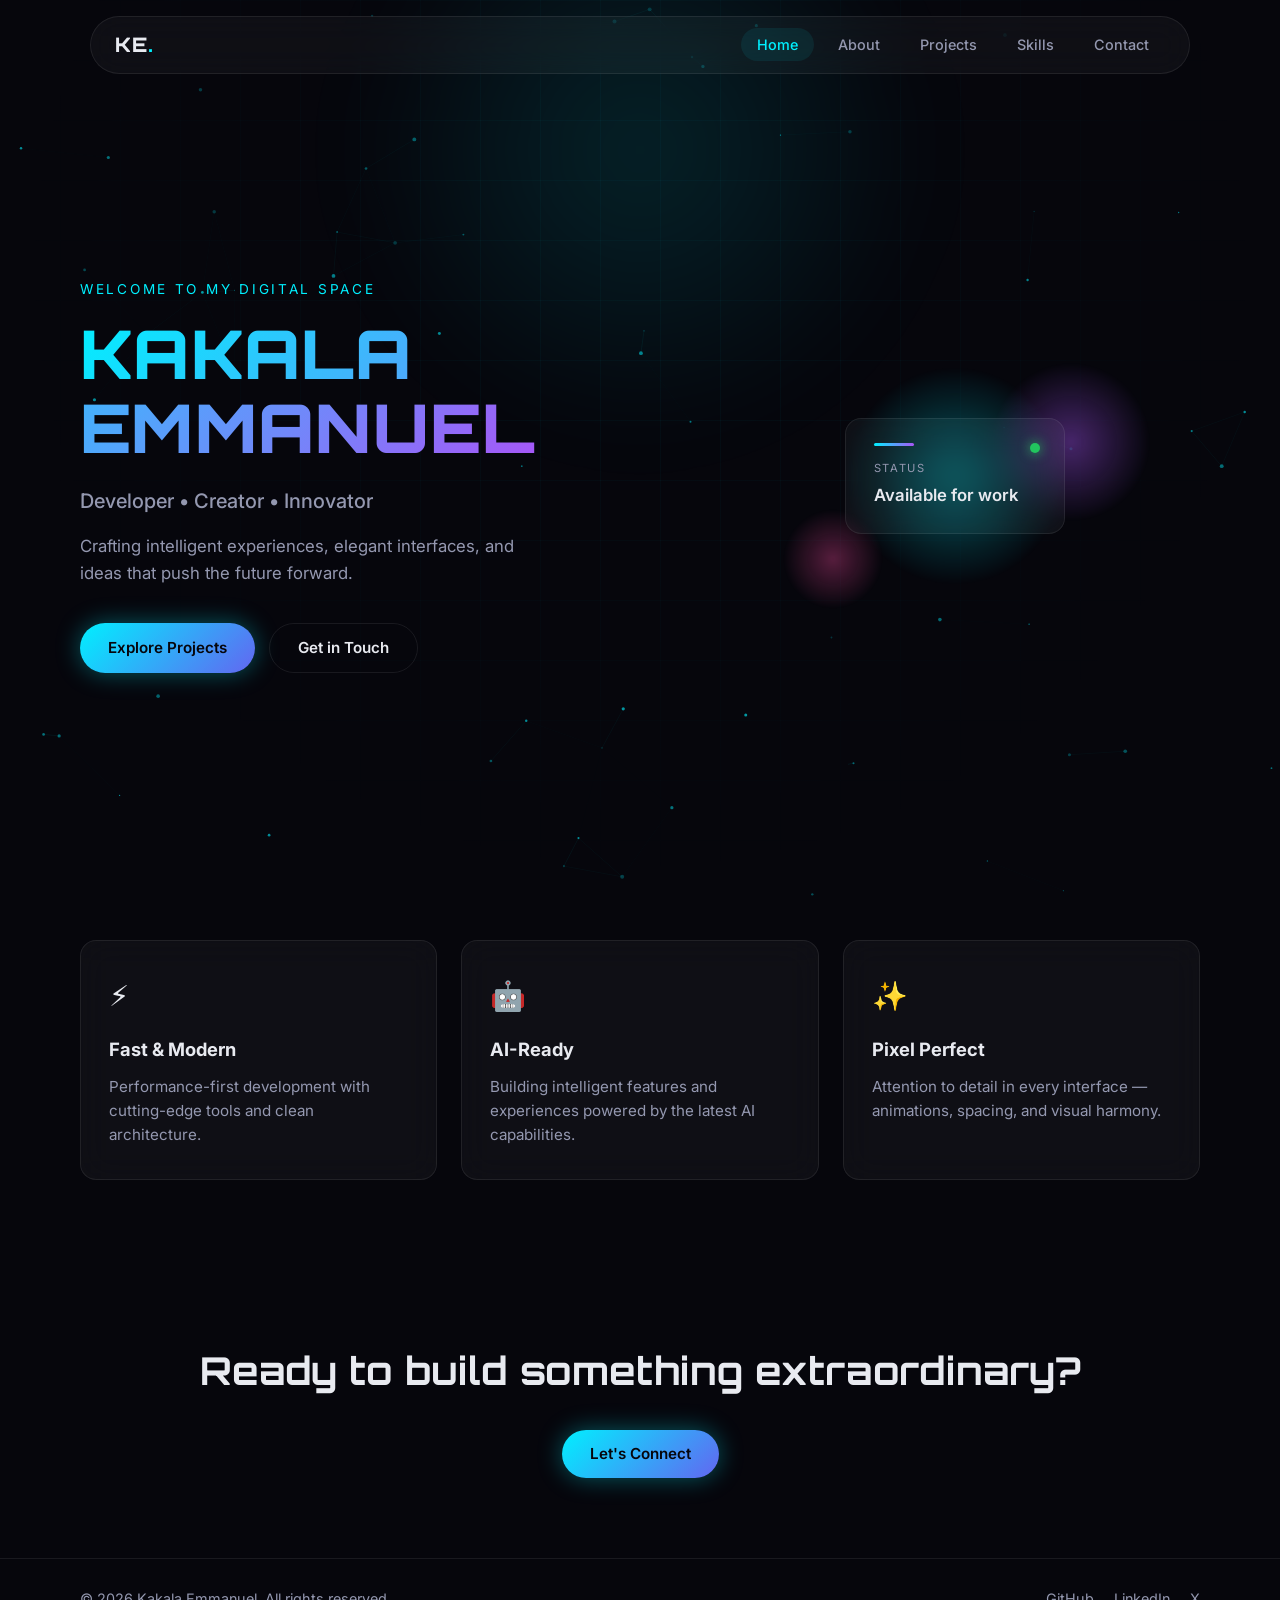
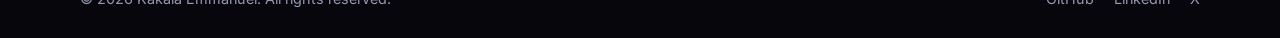
<file: index.html>
<!DOCTYPE html>
<html lang="en">
<head>
  <meta charset="UTF-8" />
  <meta name="viewport" content="width=device-width, initial-scale=1.0" />
  <title>KAKALA EMMANUEL | Home</title>
  <meta name="description" content="Official personal website of Kakala Emmanuel — Developer, Creator, Innovator." />
  <link rel="preconnect" href="https://fonts.googleapis.com" />
  <link rel="preconnect" href="https://fonts.gstatic.com" crossorigin />
  <link href="https://fonts.googleapis.com/css2?family=Inter:wght@300;400;500;600;700;800;900&family=Orbitron:wght@500;600;700;800;900&display=swap" rel="stylesheet" />
  <link rel="stylesheet" href="css/style.css" />
</head>
<body>
  <!-- Animated background -->
  <div class="bg-grid"></div>
  <div class="bg-glow"></div>
  <canvas id="particles"></canvas>

  <!-- Navigation -->
  <header class="nav-wrapper">
    <nav class="nav glass">
      <a href="index.html" class="logo">KE<span class="dot">.</span></a>
      <ul class="nav-links">
        <li><a href="index.html" class="active">Home</a></li>
        <li><a href="about.html">About</a></li>
        <li><a href="projects.html">Projects</a></li>
        <li><a href="skills.html">Skills</a></li>
        <li><a href="contact.html">Contact</a></li>
      </ul>
      <button class="nav-toggle" aria-label="Toggle menu">
        <span></span><span></span><span></span>
      </button>
    </nav>
  </header>

  <main>
    <!-- Hero -->
    <section class="hero">
      <div class="hero-content">
        <p class="hero-tag reveal">Welcome to my digital space</p>
        <h1 class="hero-title">
          <span class="gradient-text" data-text="KAKALA EMMANUEL">KAKALA EMMANUEL</span>
        </h1>
        <p class="hero-subtitle reveal">
          Developer • Creator • Innovator
        </p>
        <p class="hero-desc reveal">
          Crafting intelligent experiences, elegant interfaces, and ideas that push the future forward.
        </p>
        <div class="hero-cta reveal">
          <a href="projects.html" class="btn btn-primary">Explore Projects</a>
          <a href="contact.html" class="btn btn-outline">Get in Touch</a>
        </div>
      </div>
      <div class="hero-visual">
        <div class="orb orb-1"></div>
        <div class="orb orb-2"></div>
        <div class="orb orb-3"></div>
        <div class="hero-card glass">
          <div class="card-line"></div>
          <span class="card-label">STATUS</span>
          <span class="card-value">Available for work</span>
          <div class="status-dot"></div>
        </div>
      </div>
    </section>

    <!-- Quick highlights -->
    <section class="highlights">
      <div class="container">
        <div class="highlight-grid">
          <div class="highlight-card glass reveal">
            <div class="icon-box">⚡</div>
            <h3>Fast & Modern</h3>
            <p>Performance-first development with cutting-edge tools and clean architecture.</p>
          </div>
          <div class="highlight-card glass reveal">
            <div class="icon-box">🤖</div>
            <h3>AI-Ready</h3>
            <p>Building intelligent features and experiences powered by the latest AI capabilities.</p>
          </div>
          <div class="highlight-card glass reveal">
            <div class="icon-box">✨</div>
            <h3>Pixel Perfect</h3>
            <p>Attention to detail in every interface — animations, spacing, and visual harmony.</p>
          </div>
        </div>
      </div>
    </section>

    <!-- CTA band -->
    <section class="cta-band">
      <div class="container">
        <h2 class="reveal">Ready to build something extraordinary?</h2>
        <a href="contact.html" class="btn btn-primary reveal">Let's Connect</a>
      </div>
    </section>
  </main>

  <footer class="footer">
    <div class="container footer-inner">
      <p>© 2026 Kakala Emmanuel. All rights reserved.</p>
      <div class="socials">
        <a href="https://github.com/kakalaemmanuel66-tech" target="_blank" rel="noopener" aria-label="GitHub">GitHub</a>
        <a href="#" aria-label="LinkedIn">LinkedIn</a>
        <a href="#" aria-label="X / Twitter">X</a>
      </div>
    </div>
  </footer>

  <script src="js/main.js"></script>
</body>
</html>
</file>
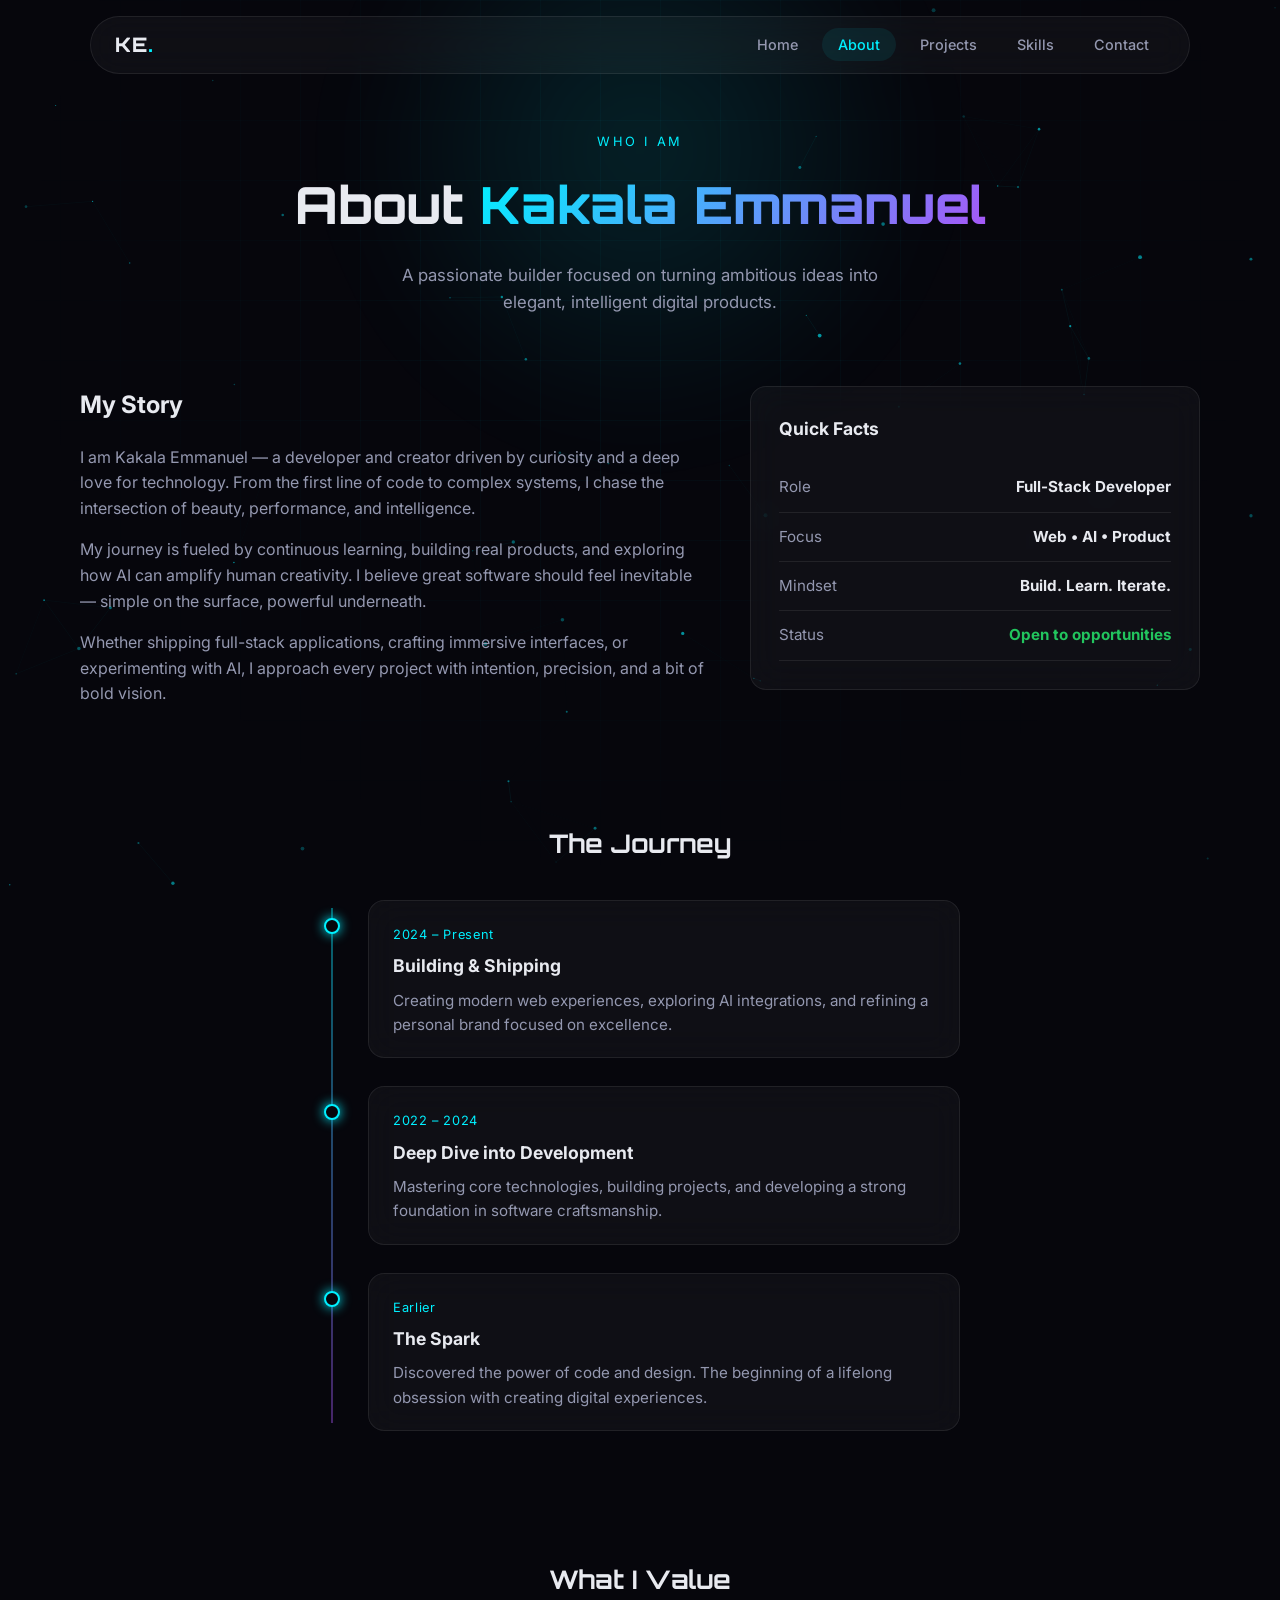
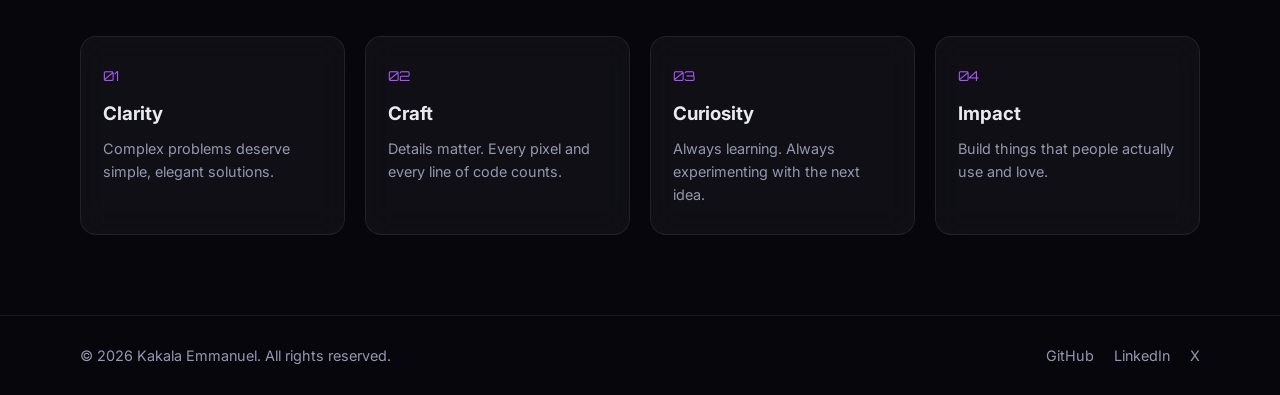
<file: about.html>
<!DOCTYPE html>
<html lang="en">
<head>
  <meta charset="UTF-8" />
  <meta name="viewport" content="width=device-width, initial-scale=1.0" />
  <title>About | KAKALA EMMANUEL</title>
  <link rel="preconnect" href="https://fonts.googleapis.com" />
  <link rel="preconnect" href="https://fonts.gstatic.com" crossorigin />
  <link href="https://fonts.googleapis.com/css2?family=Inter:wght@300;400;500;600;700;800;900&family=Orbitron:wght@500;600;700;800;900&display=swap" rel="stylesheet" />
  <link rel="stylesheet" href="css/style.css" />
</head>
<body>
  <div class="bg-grid"></div>
  <div class="bg-glow"></div>
  <canvas id="particles"></canvas>

  <header class="nav-wrapper">
    <nav class="nav glass">
      <a href="index.html" class="logo">KE<span class="dot">.</span></a>
      <ul class="nav-links">
        <li><a href="index.html">Home</a></li>
        <li><a href="about.html" class="active">About</a></li>
        <li><a href="projects.html">Projects</a></li>
        <li><a href="skills.html">Skills</a></li>
        <li><a href="contact.html">Contact</a></li>
      </ul>
      <button class="nav-toggle" aria-label="Toggle menu">
        <span></span><span></span><span></span>
      </button>
    </nav>
  </header>

  <main>
    <section class="page-hero">
      <div class="container">
        <p class="page-tag reveal">Who I Am</p>
        <h1 class="page-title reveal">About <span class="gradient-text">Kakala Emmanuel</span></h1>
        <p class="page-desc reveal">A passionate builder focused on turning ambitious ideas into elegant, intelligent digital products.</p>
      </div>
    </section>

    <section class="about-content">
      <div class="container about-grid">
        <div class="about-text reveal">
          <h2>My Story</h2>
          <p>
            I am Kakala Emmanuel — a developer and creator driven by curiosity and a deep love for technology.
            From the first line of code to complex systems, I chase the intersection of beauty, performance, and intelligence.
          </p>
          <p>
            My journey is fueled by continuous learning, building real products, and exploring how AI can amplify human creativity.
            I believe great software should feel inevitable — simple on the surface, powerful underneath.
          </p>
          <p>
            Whether shipping full-stack applications, crafting immersive interfaces, or experimenting with AI,
            I approach every project with intention, precision, and a bit of bold vision.
          </p>
        </div>

        <div class="about-card glass reveal">
          <h3>Quick Facts</h3>
          <ul class="facts">
            <li><span>Role</span><strong>Full-Stack Developer</strong></li>
            <li><span>Focus</span><strong>Web • AI • Product</strong></li>
            <li><span>Mindset</span><strong>Build. Learn. Iterate.</strong></li>
            <li><span>Status</span><strong class="status-live">Open to opportunities</strong></li>
          </ul>
        </div>
      </div>
    </section>

    <section class="timeline-section">
      <div class="container">
        <h2 class="section-title reveal">The Journey</h2>
        <div class="timeline">
          <div class="timeline-item reveal">
            <div class="timeline-dot"></div>
            <div class="timeline-content glass">
              <span class="year">2024 – Present</span>
              <h3>Building & Shipping</h3>
              <p>Creating modern web experiences, exploring AI integrations, and refining a personal brand focused on excellence.</p>
            </div>
          </div>
          <div class="timeline-item reveal">
            <div class="timeline-dot"></div>
            <div class="timeline-content glass">
              <span class="year">2022 – 2024</span>
              <h3>Deep Dive into Development</h3>
              <p>Mastering core technologies, building projects, and developing a strong foundation in software craftsmanship.</p>
            </div>
          </div>
          <div class="timeline-item reveal">
            <div class="timeline-dot"></div>
            <div class="timeline-content glass">
              <span class="year">Earlier</span>
              <h3>The Spark</h3>
              <p>Discovered the power of code and design. The beginning of a lifelong obsession with creating digital experiences.</p>
            </div>
          </div>
        </div>
      </div>
    </section>

    <section class="values">
      <div class="container">
        <h2 class="section-title reveal">What I Value</h2>
        <div class="values-grid">
          <div class="value-card glass reveal">
            <span class="value-num">01</span>
            <h3>Clarity</h3>
            <p>Complex problems deserve simple, elegant solutions.</p>
          </div>
          <div class="value-card glass reveal">
            <span class="value-num">02</span>
            <h3>Craft</h3>
            <p>Details matter. Every pixel and every line of code counts.</p>
          </div>
          <div class="value-card glass reveal">
            <span class="value-num">03</span>
            <h3>Curiosity</h3>
            <p>Always learning. Always experimenting with the next idea.</p>
          </div>
          <div class="value-card glass reveal">
            <span class="value-num">04</span>
            <h3>Impact</h3>
            <p>Build things that people actually use and love.</p>
          </div>
        </div>
      </div>
    </section>
  </main>

  <footer class="footer">
    <div class="container footer-inner">
      <p>© 2026 Kakala Emmanuel. All rights reserved.</p>
      <div class="socials">
        <a href="https://github.com/kakalaemmanuel66-tech" target="_blank" rel="noopener">GitHub</a>
        <a href="#">LinkedIn</a>
        <a href="#">X</a>
      </div>
    </div>
  </footer>

  <script src="js/main.js"></script>
</body>
</html>
</file>
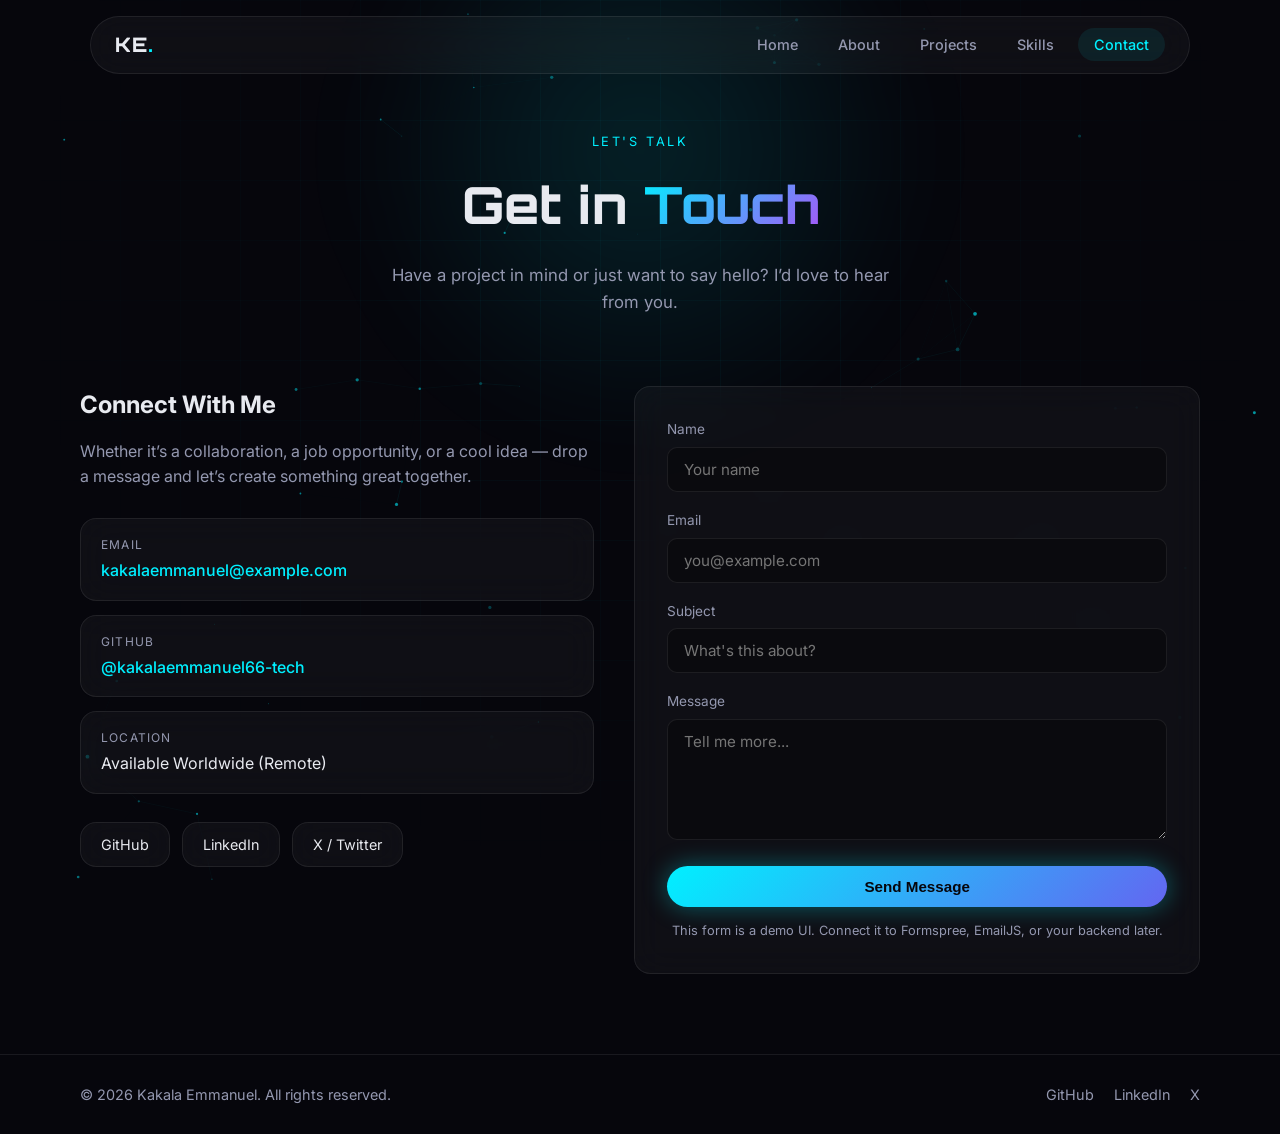
<file: contact.html>
<!DOCTYPE html>
<html lang="en">
<head>
  <meta charset="UTF-8" />
  <meta name="viewport" content="width=device-width, initial-scale=1.0" />
  <title>Contact | KAKALA EMMANUEL</title>
  <link rel="preconnect" href="https://fonts.googleapis.com" />
  <link rel="preconnect" href="https://fonts.gstatic.com" crossorigin />
  <link href="https://fonts.googleapis.com/css2?family=Inter:wght@300;400;500;600;700;800;900&family=Orbitron:wght@500;600;700;800;900&display=swap" rel="stylesheet" />
  <link rel="stylesheet" href="css/style.css" />
</head>
<body>
  <div class="bg-grid"></div>
  <div class="bg-glow"></div>
  <canvas id="particles"></canvas>

  <header class="nav-wrapper">
    <nav class="nav glass">
      <a href="index.html" class="logo">KE<span class="dot">.</span></a>
      <ul class="nav-links">
        <li><a href="index.html">Home</a></li>
        <li><a href="about.html">About</a></li>
        <li><a href="projects.html">Projects</a></li>
        <li><a href="skills.html">Skills</a></li>
        <li><a href="contact.html" class="active">Contact</a></li>
      </ul>
      <button class="nav-toggle" aria-label="Toggle menu">
        <span></span><span></span><span></span>
      </button>
    </nav>
  </header>

  <main>
    <section class="page-hero">
      <div class="container">
        <p class="page-tag reveal">Let's Talk</p>
        <h1 class="page-title reveal">Get in <span class="gradient-text">Touch</span></h1>
        <p class="page-desc reveal">Have a project in mind or just want to say hello? I’d love to hear from you.</p>
      </div>
    </section>

    <section class="contact-section">
      <div class="container contact-grid">

        <div class="contact-info reveal">
          <h2>Connect With Me</h2>
          <p>Whether it’s a collaboration, a job opportunity, or a cool idea — drop a message and let’s create something great together.</p>

          <div class="contact-details">
            <div class="detail-item glass">
              <span class="detail-label">Email</span>
              <a href="mailto:kakalaemmanuel@example.com">kakalaemmanuel@example.com</a>
            </div>
            <div class="detail-item glass">
              <span class="detail-label">GitHub</span>
              <a href="https://github.com/kakalaemmanuel66-tech" target="_blank" rel="noopener">@kakalaemmanuel66-tech</a>
            </div>
            <div class="detail-item glass">
              <span class="detail-label">Location</span>
              <span>Available Worldwide (Remote)</span>
            </div>
          </div>

          <div class="social-row">
            <a href="https://github.com/kakalaemmanuel66-tech" target="_blank" class="social-btn glass">GitHub</a>
            <a href="#" class="social-btn glass">LinkedIn</a>
            <a href="#" class="social-btn glass">X / Twitter</a>
          </div>
        </div>

        <form class="contact-form glass reveal" id="contactForm">
          <div class="form-group">
            <label for="name">Name</label>
            <input type="text" id="name" name="name" placeholder="Your name" required />
          </div>
          <div class="form-group">
            <label for="email">Email</label>
            <input type="email" id="email" name="email" placeholder="you@example.com" required />
          </div>
          <div class="form-group">
            <label for="subject">Subject</label>
            <input type="text" id="subject" name="subject" placeholder="What's this about?" />
          </div>
          <div class="form-group">
            <label for="message">Message</label>
            <textarea id="message" name="message" rows="5" placeholder="Tell me more..." required></textarea>
          </div>
          <button type="submit" class="btn btn-primary btn-full">Send Message</button>
          <p class="form-note">This form is a demo UI. Connect it to Formspree, EmailJS, or your backend later.</p>
        </form>

      </div>
    </section>
  </main>

  <footer class="footer">
    <div class="container footer-inner">
      <p>© 2026 Kakala Emmanuel. All rights reserved.</p>
      <div class="socials">
        <a href="https://github.com/kakalaemmanuel66-tech" target="_blank" rel="noopener">GitHub</a>
        <a href="#">LinkedIn</a>
        <a href="#">X</a>
      </div>
    </div>
  </footer>

  <script src="js/main.js"></script>
</body>
</html>
</file>
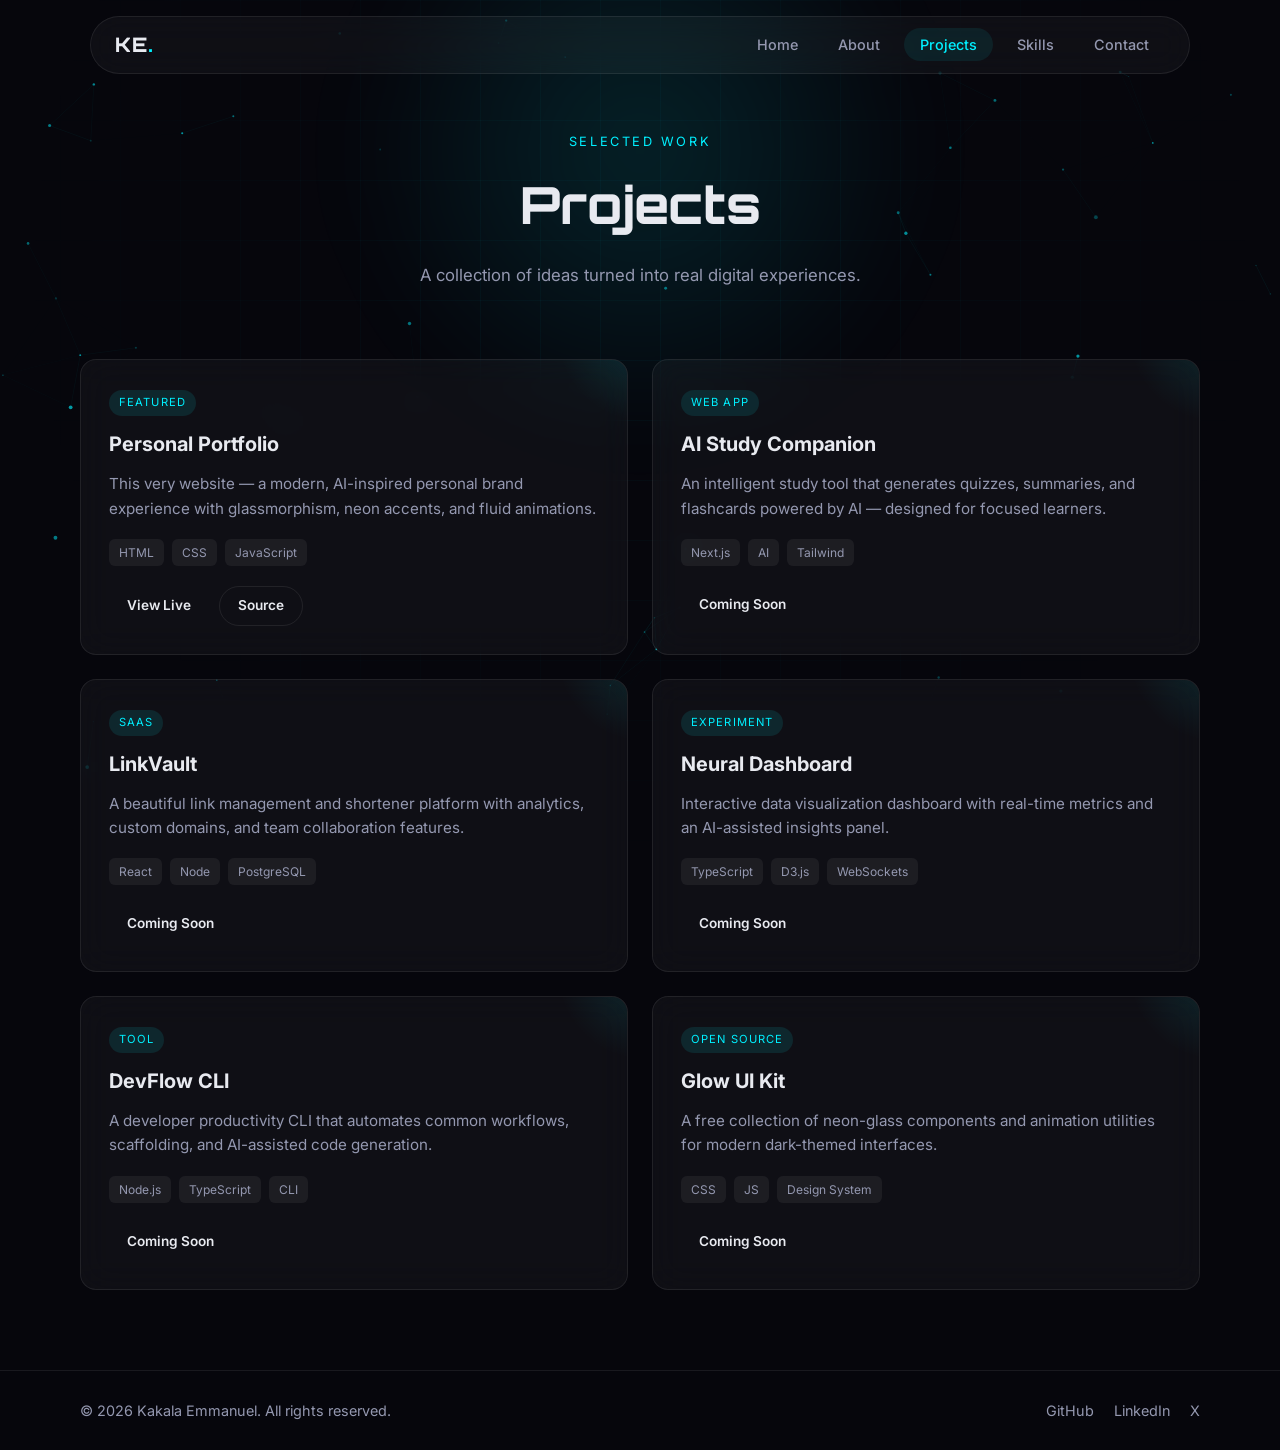
<file: projects.html>
<!DOCTYPE html>
<html lang="en">
<head>
  <meta charset="UTF-8" />
  <meta name="viewport" content="width=device-width, initial-scale=1.0" />
  <title>Projects | KAKALA EMMANUEL</title>
  <link rel="preconnect" href="https://fonts.googleapis.com" />
  <link rel="preconnect" href="https://fonts.gstatic.com" crossorigin />
  <link href="https://fonts.googleapis.com/css2?family=Inter:wght@300;400;500;600;700;800;900&family=Orbitron:wght@500;600;700;800;900&display=swap" rel="stylesheet" />
  <link rel="stylesheet" href="css/style.css" />
</head>
<body>
  <div class="bg-grid"></div>
  <div class="bg-glow"></div>
  <canvas id="particles"></canvas>

  <header class="nav-wrapper">
    <nav class="nav glass">
      <a href="index.html" class="logo">KE<span class="dot">.</span></a>
      <ul class="nav-links">
        <li><a href="index.html">Home</a></li>
        <li><a href="about.html">About</a></li>
        <li><a href="projects.html" class="active">Projects</a></li>
        <li><a href="skills.html">Skills</a></li>
        <li><a href="contact.html">Contact</a></li>
      </ul>
      <button class="nav-toggle" aria-label="Toggle menu">
        <span></span><span></span><span></span>
      </button>
    </nav>
  </header>

  <main>
    <section class="page-hero">
      <div class="container">
        <p class="page-tag reveal">Selected Work</p>
        <h1 class="page-title reveal">Projects</h1>
        <p class="page-desc reveal">A collection of ideas turned into real digital experiences.</p>
      </div>
    </section>

    <section class="projects-section">
      <div class="container">
        <div class="projects-grid">

          <article class="project-card glass reveal">
            <div class="project-glow"></div>
            <div class="project-header">
              <span class="project-tag">Featured</span>
              <h3>Personal Portfolio</h3>
            </div>
            <p>This very website — a modern, AI-inspired personal brand experience with glassmorphism, neon accents, and fluid animations.</p>
            <div class="project-tech">
              <span>HTML</span><span>CSS</span><span>JavaScript</span>
            </div>
            <div class="project-links">
              <a href="index.html" class="btn btn-sm">View Live</a>
              <a href="https://github.com/kakalaemmanuel66-tech/KakalaEmmanuel" target="_blank" class="btn btn-sm btn-outline">Source</a>
            </div>
          </article>

          <article class="project-card glass reveal">
            <div class="project-glow"></div>
            <div class="project-header">
              <span class="project-tag">Web App</span>
              <h3>AI Study Companion</h3>
            </div>
            <p>An intelligent study tool that generates quizzes, summaries, and flashcards powered by AI — designed for focused learners.</p>
            <div class="project-tech">
              <span>Next.js</span><span>AI</span><span>Tailwind</span>
            </div>
            <div class="project-links">
              <a href="#" class="btn btn-sm">Coming Soon</a>
            </div>
          </article>

          <article class="project-card glass reveal">
            <div class="project-glow"></div>
            <div class="project-header">
              <span class="project-tag">SaaS</span>
              <h3>LinkVault</h3>
            </div>
            <p>A beautiful link management and shortener platform with analytics, custom domains, and team collaboration features.</p>
            <div class="project-tech">
              <span>React</span><span>Node</span><span>PostgreSQL</span>
            </div>
            <div class="project-links">
              <a href="#" class="btn btn-sm">Coming Soon</a>
            </div>
          </article>

          <article class="project-card glass reveal">
            <div class="project-glow"></div>
            <div class="project-header">
              <span class="project-tag">Experiment</span>
              <h3>Neural Dashboard</h3>
            </div>
            <p>Interactive data visualization dashboard with real-time metrics and an AI-assisted insights panel.</p>
            <div class="project-tech">
              <span>TypeScript</span><span>D3.js</span><span>WebSockets</span>
            </div>
            <div class="project-links">
              <a href="#" class="btn btn-sm">Coming Soon</a>
            </div>
          </article>

          <article class="project-card glass reveal">
            <div class="project-glow"></div>
            <div class="project-header">
              <span class="project-tag">Tool</span>
              <h3>DevFlow CLI</h3>
            </div>
            <p>A developer productivity CLI that automates common workflows, scaffolding, and AI-assisted code generation.</p>
            <div class="project-tech">
              <span>Node.js</span><span>TypeScript</span><span>CLI</span>
            </div>
            <div class="project-links">
              <a href="#" class="btn btn-sm">Coming Soon</a>
            </div>
          </article>

          <article class="project-card glass reveal">
            <div class="project-glow"></div>
            <div class="project-header">
              <span class="project-tag">Open Source</span>
              <h3>Glow UI Kit</h3>
            </div>
            <p>A free collection of neon-glass components and animation utilities for modern dark-themed interfaces.</p>
            <div class="project-tech">
              <span>CSS</span><span>JS</span><span>Design System</span>
            </div>
            <div class="project-links">
              <a href="#" class="btn btn-sm">Coming Soon</a>
            </div>
          </article>

        </div>
      </div>
    </section>
  </main>

  <footer class="footer">
    <div class="container footer-inner">
      <p>© 2026 Kakala Emmanuel. All rights reserved.</p>
      <div class="socials">
        <a href="https://github.com/kakalaemmanuel66-tech" target="_blank" rel="noopener">GitHub</a>
        <a href="#">LinkedIn</a>
        <a href="#">X</a>
      </div>
    </div>
  </footer>

  <script src="js/main.js"></script>
</body>
</html>
</file>
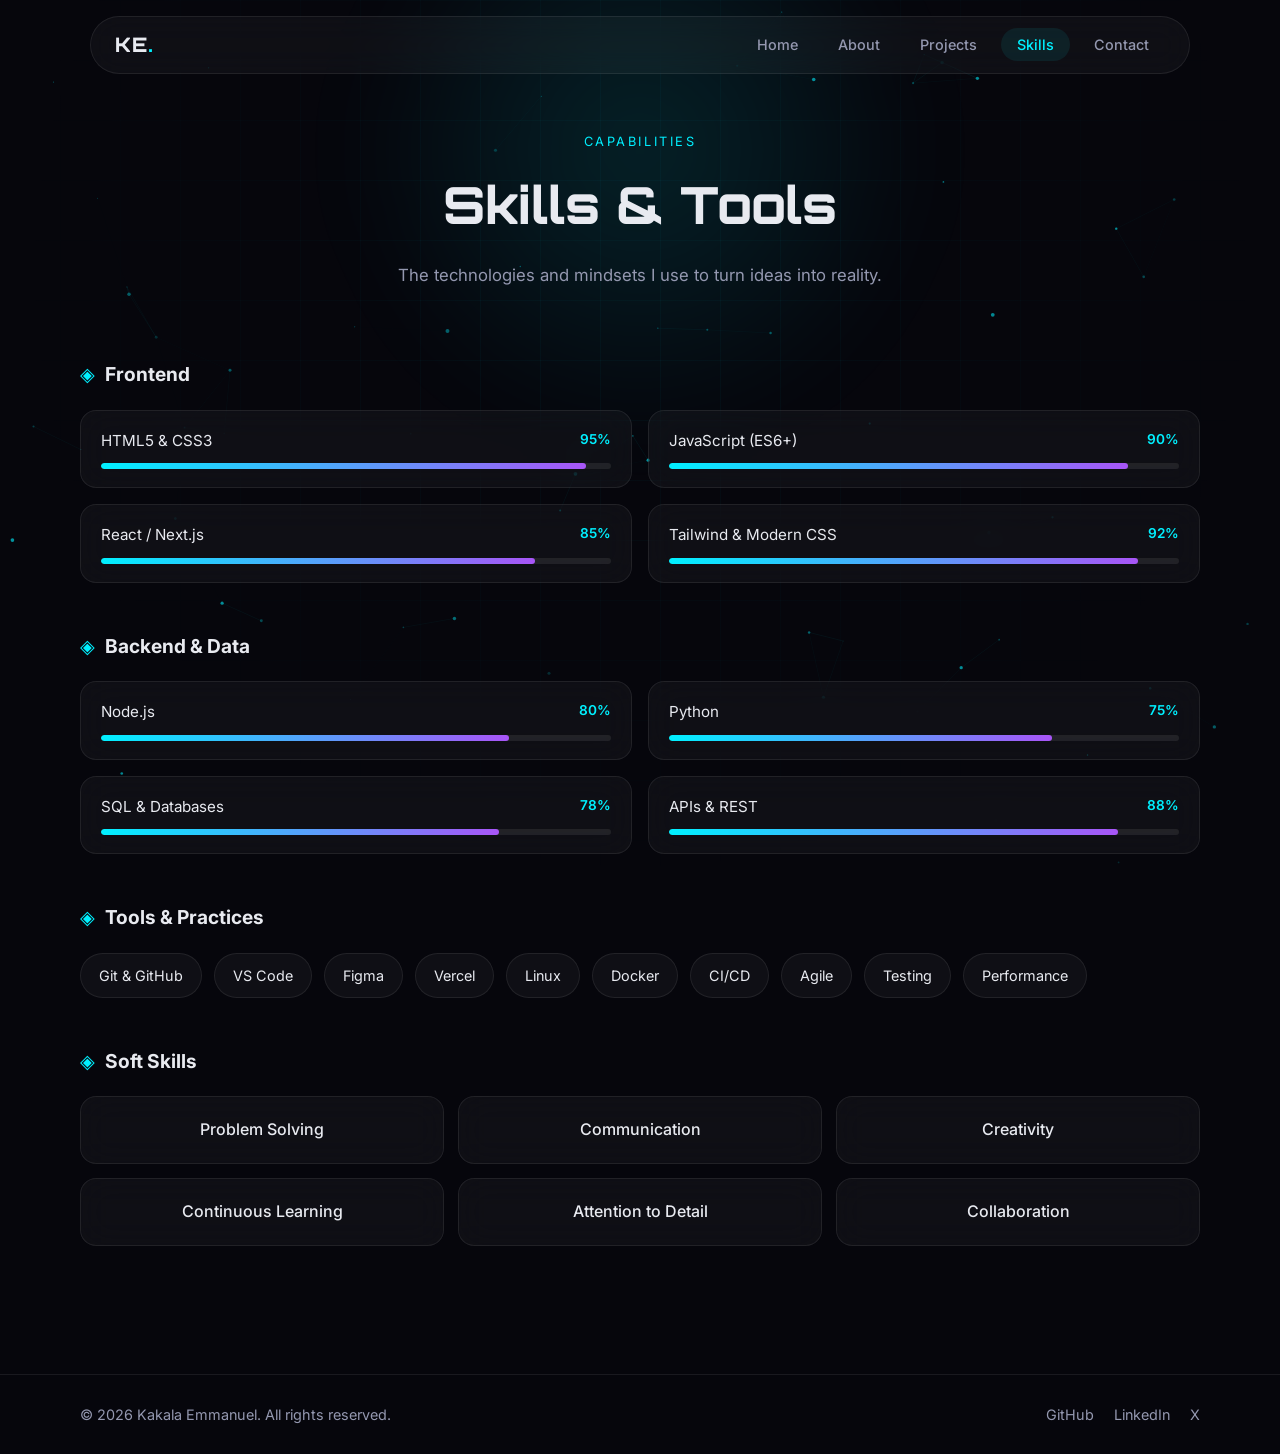
<file: skills.html>
<!DOCTYPE html>
<html lang="en">
<head>
  <meta charset="UTF-8" />
  <meta name="viewport" content="width=device-width, initial-scale=1.0" />
  <title>Skills | KAKALA EMMANUEL</title>
  <link rel="preconnect" href="https://fonts.googleapis.com" />
  <link rel="preconnect" href="https://fonts.gstatic.com" crossorigin />
  <link href="https://fonts.googleapis.com/css2?family=Inter:wght@300;400;500;600;700;800;900&family=Orbitron:wght@500;600;700;800;900&display=swap" rel="stylesheet" />
  <link rel="stylesheet" href="css/style.css" />
</head>
<body>
  <div class="bg-grid"></div>
  <div class="bg-glow"></div>
  <canvas id="particles"></canvas>

  <header class="nav-wrapper">
    <nav class="nav glass">
      <a href="index.html" class="logo">KE<span class="dot">.</span></a>
      <ul class="nav-links">
        <li><a href="index.html">Home</a></li>
        <li><a href="about.html">About</a></li>
        <li><a href="projects.html">Projects</a></li>
        <li><a href="skills.html" class="active">Skills</a></li>
        <li><a href="contact.html">Contact</a></li>
      </ul>
      <button class="nav-toggle" aria-label="Toggle menu">
        <span></span><span></span><span></span>
      </button>
    </nav>
  </header>

  <main>
    <section class="page-hero">
      <div class="container">
        <p class="page-tag reveal">Capabilities</p>
        <h1 class="page-title reveal">Skills &amp; Tools</h1>
        <p class="page-desc reveal">The technologies and mindsets I use to turn ideas into reality.</p>
      </div>
    </section>

    <section class="skills-section">
      <div class="container">

        <div class="skills-category reveal">
          <h2 class="cat-title"><span class="cat-icon">◈</span> Frontend</h2>
          <div class="skills-grid">
            <div class="skill-item glass">
              <div class="skill-info"><span>HTML5 &amp; CSS3</span><span class="pct">95%</span></div>
              <div class="skill-bar"><div class="skill-fill" style="--w:95%"></div></div>
            </div>
            <div class="skill-item glass">
              <div class="skill-info"><span>JavaScript (ES6+)</span><span class="pct">90%</span></div>
              <div class="skill-bar"><div class="skill-fill" style="--w:90%"></div></div>
            </div>
            <div class="skill-item glass">
              <div class="skill-info"><span>React / Next.js</span><span class="pct">85%</span></div>
              <div class="skill-bar"><div class="skill-fill" style="--w:85%"></div></div>
            </div>
            <div class="skill-item glass">
              <div class="skill-info"><span>Tailwind &amp; Modern CSS</span><span class="pct">92%</span></div>
              <div class="skill-bar"><div class="skill-fill" style="--w:92%"></div></div>
            </div>
          </div>
        </div>

        <div class="skills-category reveal">
          <h2 class="cat-title"><span class="cat-icon">◈</span> Backend &amp; Data</h2>
          <div class="skills-grid">
            <div class="skill-item glass">
              <div class="skill-info"><span>Node.js</span><span class="pct">80%</span></div>
              <div class="skill-bar"><div class="skill-fill" style="--w:80%"></div></div>
            </div>
            <div class="skill-item glass">
              <div class="skill-info"><span>Python</span><span class="pct">75%</span></div>
              <div class="skill-bar"><div class="skill-fill" style="--w:75%"></div></div>
            </div>
            <div class="skill-item glass">
              <div class="skill-info"><span>SQL &amp; Databases</span><span class="pct">78%</span></div>
              <div class="skill-bar"><div class="skill-fill" style="--w:78%"></div></div>
            </div>
            <div class="skill-item glass">
              <div class="skill-info"><span>APIs &amp; REST</span><span class="pct">88%</span></div>
              <div class="skill-bar"><div class="skill-fill" style="--w:88%"></div></div>
            </div>
          </div>
        </div>

        <div class="skills-category reveal">
          <h2 class="cat-title"><span class="cat-icon">◈</span> Tools &amp; Practices</h2>
          <div class="tech-tags">
            <span class="tech-tag">Git &amp; GitHub</span>
            <span class="tech-tag">VS Code</span>
            <span class="tech-tag">Figma</span>
            <span class="tech-tag">Vercel</span>
            <span class="tech-tag">Linux</span>
            <span class="tech-tag">Docker</span>
            <span class="tech-tag">CI/CD</span>
            <span class="tech-tag">Agile</span>
            <span class="tech-tag">Testing</span>
            <span class="tech-tag">Performance</span>
          </div>
        </div>

        <div class="skills-category reveal">
          <h2 class="cat-title"><span class="cat-icon">◈</span> Soft Skills</h2>
          <div class="soft-grid">
            <div class="soft-card glass">Problem Solving</div>
            <div class="soft-card glass">Communication</div>
            <div class="soft-card glass">Creativity</div>
            <div class="soft-card glass">Continuous Learning</div>
            <div class="soft-card glass">Attention to Detail</div>
            <div class="soft-card glass">Collaboration</div>
          </div>
        </div>

      </div>
    </section>
  </main>

  <footer class="footer">
    <div class="container footer-inner">
      <p>© 2026 Kakala Emmanuel. All rights reserved.</p>
      <div class="socials">
        <a href="https://github.com/kakalaemmanuel66-tech" target="_blank" rel="noopener">GitHub</a>
        <a href="#">LinkedIn</a>
        <a href="#">X</a>
      </div>
    </div>
  </footer>

  <script src="js/main.js"></script>
</body>
</html>
</file>
<file: css/style.css>
/* ============================================
   KAKALA EMMANUEL — Premium Personal Website
   AI-inspired • Neon • Glassmorphism
   ============================================ */

:root {
  --bg: #06060c;
  --bg-elevated: #0c0c16;
  --text: #e8eaf0;
  --text-muted: #9498b0;
  --cyan: #00f0ff;
  --purple: #a855f7;
  --pink: #ec4899;
  --blue: #6366f1;
  --glass: rgba(255, 255, 255, 0.04);
  --glass-border: rgba(255, 255, 255, 0.08);
  --glass-hover: rgba(255, 255, 255, 0.07);
  --radius: 16px;
  --radius-sm: 10px;
  --nav-h: 72px;
  --font: 'Inter', system-ui, sans-serif;
  --display: 'Orbitron', 'Inter', sans-serif;
  --shadow-glow: 0 0 40px rgba(0, 240, 255, 0.15);
}

*, *::before, *::after { box-sizing: border-box; margin: 0; padding: 0; }

html { scroll-behavior: smooth; }

body {
  font-family: var(--font);
  background: var(--bg);
  color: var(--text);
  line-height: 1.6;
  overflow-x: hidden;
  min-height: 100vh;
}

a { color: inherit; text-decoration: none; }
img { max-width: 100%; display: block; }
ul { list-style: none; }

.container {
  width: min(1120px, 92%);
  margin-inline: auto;
}

/* ---------- Background Effects ---------- */
.bg-grid {
  position: fixed;
  inset: 0;
  background-image:
    linear-gradient(rgba(0, 240, 255, 0.03) 1px, transparent 1px),
    linear-gradient(90deg, rgba(0, 240, 255, 0.03) 1px, transparent 1px);
  background-size: 60px 60px;
  pointer-events: none;
  z-index: 0;
  mask-image: radial-gradient(ellipse at 50% 30%, black 20%, transparent 70%);
}

.bg-glow {
  position: fixed;
  width: 600px;
  height: 600px;
  border-radius: 50%;
  background: radial-gradient(circle, rgba(0, 240, 255, 0.12), transparent 70%);
  top: -150px;
  left: 50%;
  transform: translateX(-50%);
  pointer-events: none;
  z-index: 0;
  filter: blur(40px);
  animation: glowPulse 8s ease-in-out infinite;
}

@keyframes glowPulse {
  0%, 100% { opacity: 0.6; transform: translateX(-50%) scale(1); }
  50% { opacity: 1; transform: translateX(-50%) scale(1.15); }
}

#particles {
  position: fixed;
  inset: 0;
  width: 100%;
  height: 100%;
  pointer-events: none;
  z-index: 0;
}

/* ---------- Glass ---------- */
.glass {
  background: var(--glass);
  border: 1px solid var(--glass-border);
  backdrop-filter: blur(16px);
  -webkit-backdrop-filter: blur(16px);
  border-radius: var(--radius);
}

/* ---------- Navigation ---------- */
.nav-wrapper {
  position: fixed;
  top: 0;
  left: 0;
  right: 0;
  z-index: 100;
  padding: 16px 0;
  display: flex;
  justify-content: center;
}

.nav {
  width: min(1100px, 94%);
  display: flex;
  align-items: center;
  justify-content: space-between;
  padding: 12px 24px;
  border-radius: 999px;
  transition: background 0.3s, box-shadow 0.3s;
}

.nav.scrolled {
  background: rgba(6, 6, 12, 0.85);
  box-shadow: 0 8px 32px rgba(0, 0, 0, 0.4);
}

.logo {
  font-family: var(--display);
  font-weight: 800;
  font-size: 1.25rem;
  letter-spacing: 0.05em;
  color: var(--text);
}
.logo .dot { color: var(--cyan); }

.nav-links {
  display: flex;
  gap: 8px;
}

.nav-links a {
  padding: 8px 16px;
  border-radius: 999px;
  font-size: 0.9rem;
  font-weight: 500;
  color: var(--text-muted);
  transition: color 0.25s, background 0.25s;
}

.nav-links a:hover,
.nav-links a.active {
  color: var(--cyan);
  background: rgba(0, 240, 255, 0.08);
}

.nav-toggle {
  display: none;
  flex-direction: column;
  gap: 5px;
  background: none;
  border: none;
  cursor: pointer;
  padding: 4px;
}
.nav-toggle span {
  width: 22px;
  height: 2px;
  background: var(--text);
  border-radius: 2px;
  transition: 0.3s;
}

/* ---------- Buttons ---------- */
.btn {
  display: inline-flex;
  align-items: center;
  justify-content: center;
  gap: 8px;
  padding: 12px 28px;
  border-radius: 999px;
  font-weight: 600;
  font-size: 0.95rem;
  border: none;
  cursor: pointer;
  transition: transform 0.25s, box-shadow 0.25s, background 0.25s;
}

.btn-primary {
  background: linear-gradient(135deg, var(--cyan), var(--blue));
  color: #06060c;
  box-shadow: 0 0 24px rgba(0, 240, 255, 0.35);
}
.btn-primary:hover {
  transform: translateY(-2px);
  box-shadow: 0 0 36px rgba(0, 240, 255, 0.5);
}

.btn-outline {
  background: transparent;
  border: 1px solid var(--glass-border);
  color: var(--text);
}
.btn-outline:hover {
  border-color: var(--cyan);
  color: var(--cyan);
  background: rgba(0, 240, 255, 0.06);
}

.btn-sm {
  padding: 8px 18px;
  font-size: 0.85rem;
}

.btn-full { width: 100%; }

/* ---------- Typography helpers ---------- */
.gradient-text {
  background: linear-gradient(135deg, var(--cyan), var(--purple), var(--pink));
  background-size: 200% 200%;
  -webkit-background-clip: text;
  background-clip: text;
  color: transparent;
  animation: gradientShift 6s ease infinite;
}

@keyframes gradientShift {
  0%, 100% { background-position: 0% 50%; }
  50% { background-position: 100% 50%; }
}

/* ---------- Hero (Home) ---------- */
.hero {
  position: relative;
  z-index: 1;
  min-height: 100vh;
  display: grid;
  grid-template-columns: 1.2fr 1fr;
  align-items: center;
  gap: 40px;
  width: min(1120px, 92%);
  margin: 0 auto;
  padding: calc(var(--nav-h) + 40px) 0 60px;
}

.hero-tag {
  font-size: 0.85rem;
  text-transform: uppercase;
  letter-spacing: 0.2em;
  color: var(--cyan);
  margin-bottom: 16px;
}

.hero-title {
  font-family: var(--display);
  font-size: clamp(2.4rem, 6vw, 4.2rem);
  font-weight: 900;
  line-height: 1.1;
  letter-spacing: 0.02em;
  margin-bottom: 20px;
}

.hero-subtitle {
  font-size: 1.25rem;
  font-weight: 500;
  color: var(--text-muted);
  margin-bottom: 16px;
}

.hero-desc {
  max-width: 480px;
  color: var(--text-muted);
  margin-bottom: 36px;
  font-size: 1.05rem;
}

.hero-cta {
  display: flex;
  flex-wrap: wrap;
  gap: 14px;
}

.hero-visual {
  position: relative;
  height: 380px;
  display: flex;
  align-items: center;
  justify-content: center;
}

.orb {
  position: absolute;
  border-radius: 50%;
  filter: blur(1px);
}
.orb-1 {
  width: 220px; height: 220px;
  background: radial-gradient(circle, rgba(0,240,255,0.35), transparent 70%);
  animation: float 7s ease-in-out infinite;
}
.orb-2 {
  width: 160px; height: 160px;
  background: radial-gradient(circle, rgba(168,85,247,0.4), transparent 70%);
  top: 20%; right: 10%;
  animation: float 9s ease-in-out infinite reverse;
}
.orb-3 {
  width: 100px; height: 100px;
  background: radial-gradient(circle, rgba(236,72,153,0.35), transparent 70%);
  bottom: 15%; left: 15%;
  animation: float 6s ease-in-out infinite 1s;
}

@keyframes float {
  0%, 100% { transform: translateY(0); }
  50% { transform: translateY(-24px); }
}

.hero-card {
  position: relative;
  padding: 24px 28px;
  z-index: 2;
  min-width: 220px;
}
.card-line {
  height: 3px;
  width: 40px;
  background: linear-gradient(90deg, var(--cyan), var(--purple));
  border-radius: 2px;
  margin-bottom: 14px;
}
.card-label {
  display: block;
  font-size: 0.7rem;
  letter-spacing: 0.15em;
  color: var(--text-muted);
  margin-bottom: 4px;
}
.card-value {
  font-weight: 600;
  font-size: 1.05rem;
}
.status-dot {
  position: absolute;
  top: 24px;
  right: 24px;
  width: 10px;
  height: 10px;
  background: #22c55e;
  border-radius: 50%;
  box-shadow: 0 0 12px #22c55e;
  animation: pulse 2s ease infinite;
}
@keyframes pulse {
  0%, 100% { opacity: 1; }
  50% { opacity: 0.4; }
}

/* ---------- Highlights ---------- */
.highlights {
  position: relative;
  z-index: 1;
  padding: 40px 0 80px;
}
.highlight-grid {
  display: grid;
  grid-template-columns: repeat(3, 1fr);
  gap: 24px;
}
.highlight-card {
  padding: 32px 28px;
  transition: transform 0.3s, border-color 0.3s, box-shadow 0.3s;
}
.highlight-card:hover {
  transform: translateY(-6px);
  border-color: rgba(0, 240, 255, 0.25);
  box-shadow: var(--shadow-glow);
}
.icon-box {
  font-size: 1.8rem;
  margin-bottom: 16px;
}
.highlight-card h3 {
  font-size: 1.15rem;
  margin-bottom: 10px;
}
.highlight-card p {
  color: var(--text-muted);
  font-size: 0.95rem;
}

/* ---------- CTA Band ---------- */
.cta-band {
  position: relative;
  z-index: 1;
  padding: 80px 0;
  text-align: center;
}
.cta-band h2 {
  font-family: var(--display);
  font-size: clamp(1.6rem, 3.5vw, 2.4rem);
  margin-bottom: 28px;
}

/* ---------- Page Hero (inner pages) ---------- */
.page-hero {
  position: relative;
  z-index: 1;
  padding: calc(var(--nav-h) + 60px) 0 50px;
  text-align: center;
}
.page-tag {
  font-size: 0.8rem;
  text-transform: uppercase;
  letter-spacing: 0.2em;
  color: var(--cyan);
  margin-bottom: 12px;
}
.page-title {
  font-family: var(--display);
  font-size: clamp(2rem, 5vw, 3.2rem);
  font-weight: 800;
  margin-bottom: 16px;
}
.page-desc {
  color: var(--text-muted);
  max-width: 520px;
  margin: 0 auto;
  font-size: 1.05rem;
}

.section-title {
  font-family: var(--display);
  font-size: 1.6rem;
  margin-bottom: 36px;
  text-align: center;
}

/* ---------- About ---------- */
.about-content {
  position: relative;
  z-index: 1;
  padding: 20px 0 60px;
}
.about-grid {
  display: grid;
  grid-template-columns: 1.4fr 1fr;
  gap: 40px;
  align-items: start;
}
.about-text h2 {
  font-size: 1.5rem;
  margin-bottom: 20px;
}
.about-text p {
  color: var(--text-muted);
  margin-bottom: 16px;
}
.about-card {
  padding: 28px;
  position: sticky;
  top: 100px;
}
.about-card h3 {
  margin-bottom: 20px;
  font-size: 1.1rem;
}
.facts li {
  display: flex;
  justify-content: space-between;
  padding: 12px 0;
  border-bottom: 1px solid var(--glass-border);
  font-size: 0.95rem;
}
.facts li span { color: var(--text-muted); }
.status-live { color: #22c55e; }

.timeline-section {
  position: relative;
  z-index: 1;
  padding: 40px 0 60px;
}
.timeline {
  position: relative;
  max-width: 640px;
  margin: 0 auto;
}
.timeline::before {
  content: '';
  position: absolute;
  left: 11px;
  top: 8px;
  bottom: 8px;
  width: 2px;
  background: linear-gradient(to bottom, var(--cyan), var(--purple));
  opacity: 0.4;
}
.timeline-item {
  position: relative;
  padding-left: 48px;
  margin-bottom: 28px;
}
.timeline-dot {
  position: absolute;
  left: 4px;
  top: 18px;
  width: 16px;
  height: 16px;
  border-radius: 50%;
  background: var(--bg);
  border: 2px solid var(--cyan);
  box-shadow: 0 0 12px var(--cyan);
}
.timeline-content {
  padding: 20px 24px;
}
.timeline-content .year {
  font-size: 0.8rem;
  color: var(--cyan);
  letter-spacing: 0.05em;
}
.timeline-content h3 {
  margin: 6px 0 8px;
  font-size: 1.1rem;
}
.timeline-content p {
  color: var(--text-muted);
  font-size: 0.95rem;
}

.values {
  position: relative;
  z-index: 1;
  padding: 40px 0 80px;
}
.values-grid {
  display: grid;
  grid-template-columns: repeat(4, 1fr);
  gap: 20px;
}
.value-card {
  padding: 28px 22px;
  transition: transform 0.3s, border-color 0.3s;
}
.value-card:hover {
  transform: translateY(-4px);
  border-color: rgba(168, 85, 247, 0.3);
}
.value-num {
  font-family: var(--display);
  font-size: 0.85rem;
  color: var(--purple);
  display: block;
  margin-bottom: 12px;
}
.value-card h3 { margin-bottom: 8px; }
.value-card p { color: var(--text-muted); font-size: 0.9rem; }

/* ---------- Projects ---------- */
.projects-section {
  position: relative;
  z-index: 1;
  padding: 20px 0 80px;
}
.projects-grid {
  display: grid;
  grid-template-columns: repeat(2, 1fr);
  gap: 24px;
}
.project-card {
  position: relative;
  padding: 28px;
  overflow: hidden;
  transition: transform 0.3s, border-color 0.3s, box-shadow 0.3s;
}
.project-card:hover {
  transform: translateY(-6px);
  border-color: rgba(0, 240, 255, 0.3);
  box-shadow: var(--shadow-glow);
}
.project-glow {
  position: absolute;
  top: -40%;
  right: -20%;
  width: 180px;
  height: 180px;
  background: radial-gradient(circle, rgba(0,240,255,0.12), transparent 70%);
  pointer-events: none;
}
.project-tag {
  display: inline-block;
  font-size: 0.7rem;
  text-transform: uppercase;
  letter-spacing: 0.1em;
  color: var(--cyan);
  background: rgba(0, 240, 255, 0.1);
  padding: 4px 10px;
  border-radius: 999px;
  margin-bottom: 12px;
}
.project-header h3 {
  font-size: 1.25rem;
  margin-bottom: 12px;
}
.project-card p {
  color: var(--text-muted);
  font-size: 0.95rem;
  margin-bottom: 18px;
}
.project-tech {
  display: flex;
  flex-wrap: wrap;
  gap: 8px;
  margin-bottom: 20px;
}
.project-tech span {
  font-size: 0.75rem;
  padding: 4px 10px;
  border-radius: 6px;
  background: rgba(255,255,255,0.06);
  color: var(--text-muted);
}
.project-links {
  display: flex;
  gap: 10px;
}

/* ---------- Skills ---------- */
.skills-section {
  position: relative;
  z-index: 1;
  padding: 20px 0 80px;
}
.skills-category {
  margin-bottom: 48px;
}
.cat-title {
  font-size: 1.2rem;
  margin-bottom: 20px;
  display: flex;
  align-items: center;
  gap: 10px;
}
.cat-icon { color: var(--cyan); }

.skills-grid {
  display: grid;
  grid-template-columns: 1fr 1fr;
  gap: 16px;
}
.skill-item {
  padding: 18px 20px;
}
.skill-info {
  display: flex;
  justify-content: space-between;
  margin-bottom: 10px;
  font-size: 0.95rem;
}
.pct { color: var(--cyan); font-weight: 600; font-size: 0.85rem; }
.skill-bar {
  height: 6px;
  background: rgba(255,255,255,0.08);
  border-radius: 99px;
  overflow: hidden;
}
.skill-fill {
  height: 100%;
  width: 0;
  border-radius: 99px;
  background: linear-gradient(90deg, var(--cyan), var(--purple));
  transition: width 1.2s cubic-bezier(0.22, 1, 0.36, 1);
}
.skill-fill.animated { width: var(--w); }

.tech-tags {
  display: flex;
  flex-wrap: wrap;
  gap: 12px;
}
.tech-tag {
  padding: 10px 18px;
  border-radius: 999px;
  background: var(--glass);
  border: 1px solid var(--glass-border);
  font-size: 0.9rem;
  transition: border-color 0.25s, color 0.25s, transform 0.25s;
}
.tech-tag:hover {
  border-color: var(--cyan);
  color: var(--cyan);
  transform: translateY(-2px);
}

.soft-grid {
  display: grid;
  grid-template-columns: repeat(3, 1fr);
  gap: 14px;
}
.soft-card {
  padding: 20px;
  text-align: center;
  font-weight: 500;
  transition: transform 0.25s, border-color 0.25s;
}
.soft-card:hover {
  transform: translateY(-3px);
  border-color: rgba(168, 85, 247, 0.35);
}

/* ---------- Contact ---------- */
.contact-section {
  position: relative;
  z-index: 1;
  padding: 20px 0 80px;
}
.contact-grid {
  display: grid;
  grid-template-columns: 1fr 1.1fr;
  gap: 40px;
  align-items: start;
}
.contact-info h2 {
  font-size: 1.5rem;
  margin-bottom: 14px;
}
.contact-info > p {
  color: var(--text-muted);
  margin-bottom: 28px;
}
.contact-details {
  display: flex;
  flex-direction: column;
  gap: 14px;
  margin-bottom: 28px;
}
.detail-item {
  padding: 16px 20px;
}
.detail-label {
  display: block;
  font-size: 0.75rem;
  text-transform: uppercase;
  letter-spacing: 0.1em;
  color: var(--text-muted);
  margin-bottom: 4px;
}
.detail-item a {
  color: var(--cyan);
  font-weight: 500;
}
.detail-item a:hover { text-decoration: underline; }

.social-row {
  display: flex;
  gap: 12px;
  flex-wrap: wrap;
}
.social-btn {
  padding: 10px 20px;
  font-size: 0.9rem;
  transition: border-color 0.25s, color 0.25s;
}
.social-btn:hover {
  border-color: var(--cyan);
  color: var(--cyan);
}

.contact-form {
  padding: 32px;
}
.form-group {
  margin-bottom: 18px;
}
.form-group label {
  display: block;
  font-size: 0.85rem;
  margin-bottom: 6px;
  color: var(--text-muted);
}
.form-group input,
.form-group textarea {
  width: 100%;
  padding: 12px 16px;
  border-radius: var(--radius-sm);
  border: 1px solid var(--glass-border);
  background: rgba(0,0,0,0.3);
  color: var(--text);
  font-family: inherit;
  font-size: 0.95rem;
  transition: border-color 0.25s, box-shadow 0.25s;
  outline: none;
}
.form-group input:focus,
.form-group textarea:focus {
  border-color: var(--cyan);
  box-shadow: 0 0 0 3px rgba(0, 240, 255, 0.15);
}
.form-group textarea { resize: vertical; min-height: 120px; }
.form-note {
  margin-top: 14px;
  font-size: 0.8rem;
  color: var(--text-muted);
  text-align: center;
}

/* ---------- Footer ---------- */
.footer {
  position: relative;
  z-index: 1;
  border-top: 1px solid var(--glass-border);
  padding: 28px 0;
}
.footer-inner {
  display: flex;
  justify-content: space-between;
  align-items: center;
  flex-wrap: wrap;
  gap: 16px;
}
.footer p { color: var(--text-muted); font-size: 0.9rem; }
.socials { display: flex; gap: 20px; }
.socials a {
  color: var(--text-muted);
  font-size: 0.9rem;
  transition: color 0.25s;
}
.socials a:hover { color: var(--cyan); }

/* ---------- Reveal animations ---------- */
.reveal {
  opacity: 0;
  transform: translateY(28px);
  transition: opacity 0.7s ease, transform 0.7s ease;
}
.reveal.visible {
  opacity: 1;
  transform: translateY(0);
}

/* ---------- Responsive ---------- */
@media (max-width: 900px) {
  .hero {
    grid-template-columns: 1fr;
    text-align: center;
    padding-top: calc(var(--nav-h) + 30px);
  }
  .hero-desc { margin-inline: auto; }
  .hero-cta { justify-content: center; }
  .hero-visual { height: 260px; }
  .highlight-grid { grid-template-columns: 1fr; }
  .about-grid { grid-template-columns: 1fr; }
  .about-card { position: static; }
  .values-grid { grid-template-columns: 1fr 1fr; }
  .projects-grid { grid-template-columns: 1fr; }
  .skills-grid { grid-template-columns: 1fr; }
  .soft-grid { grid-template-columns: 1fr 1fr; }
  .contact-grid { grid-template-columns: 1fr; }
}

@media (max-width: 640px) {
  .nav-links {
    display: none;
    position: absolute;
    top: calc(100% + 8px);
    left: 0;
    right: 0;
    flex-direction: column;
    background: rgba(6, 6, 12, 0.95);
    border: 1px solid var(--glass-border);
    border-radius: var(--radius);
    padding: 12px;
    backdrop-filter: blur(20px);
  }
  .nav-links.open { display: flex; }
  .nav-toggle { display: flex; }
  .nav { position: relative; }
  .values-grid { grid-template-columns: 1fr; }
  .soft-grid { grid-template-columns: 1fr; }
  .footer-inner { flex-direction: column; text-align: center; }
}
</file>
